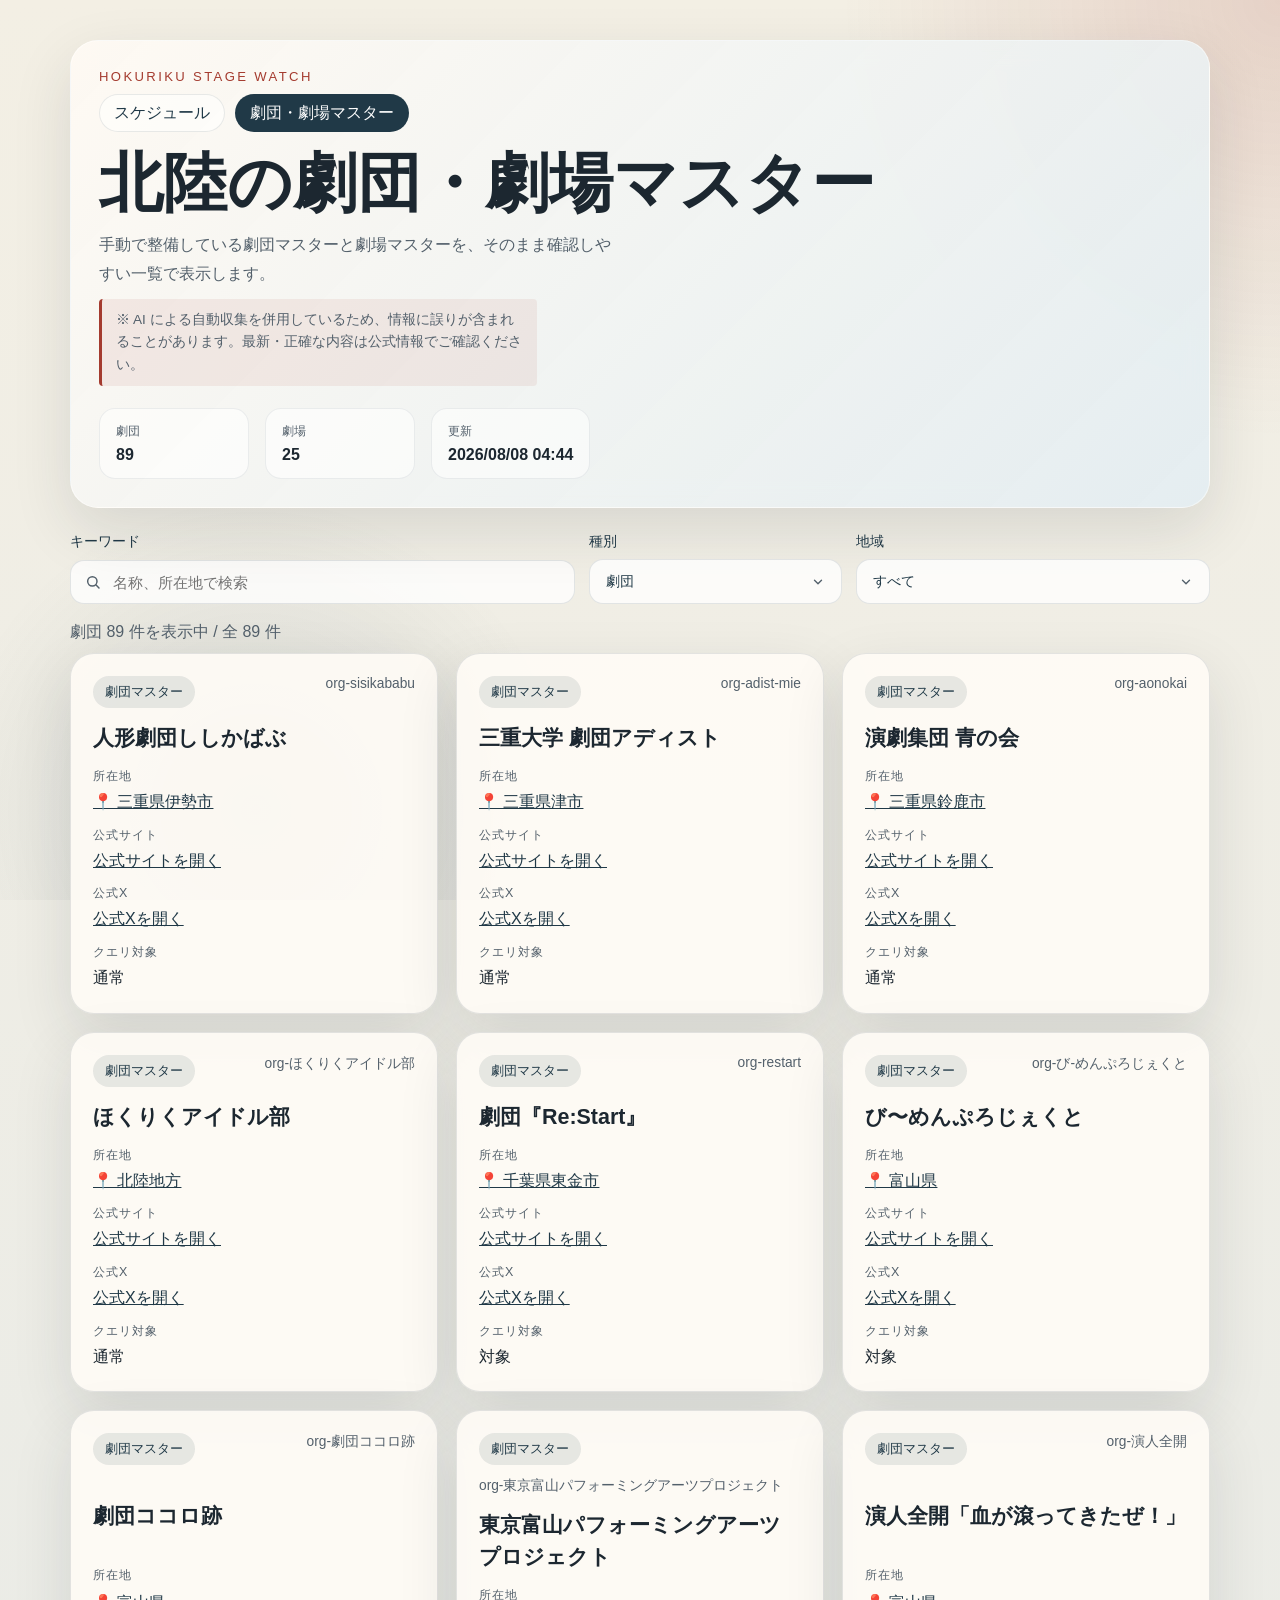
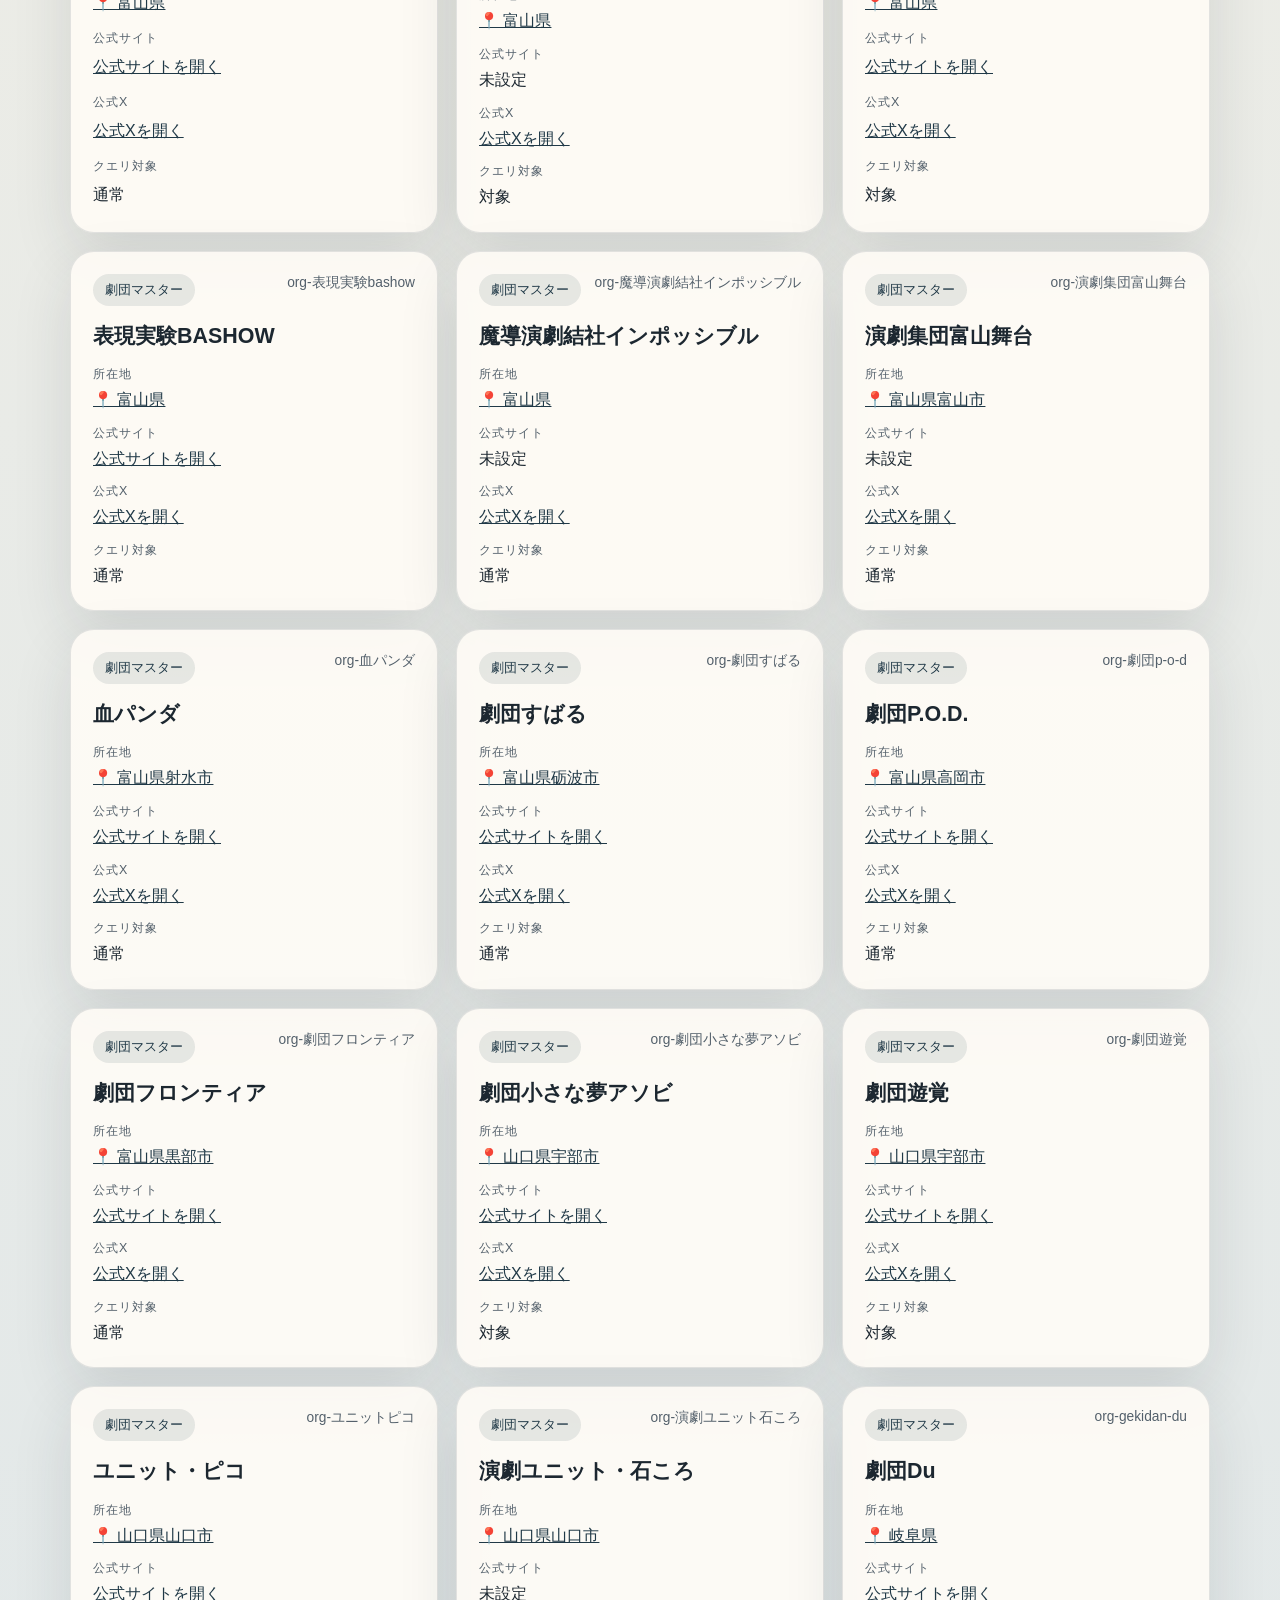
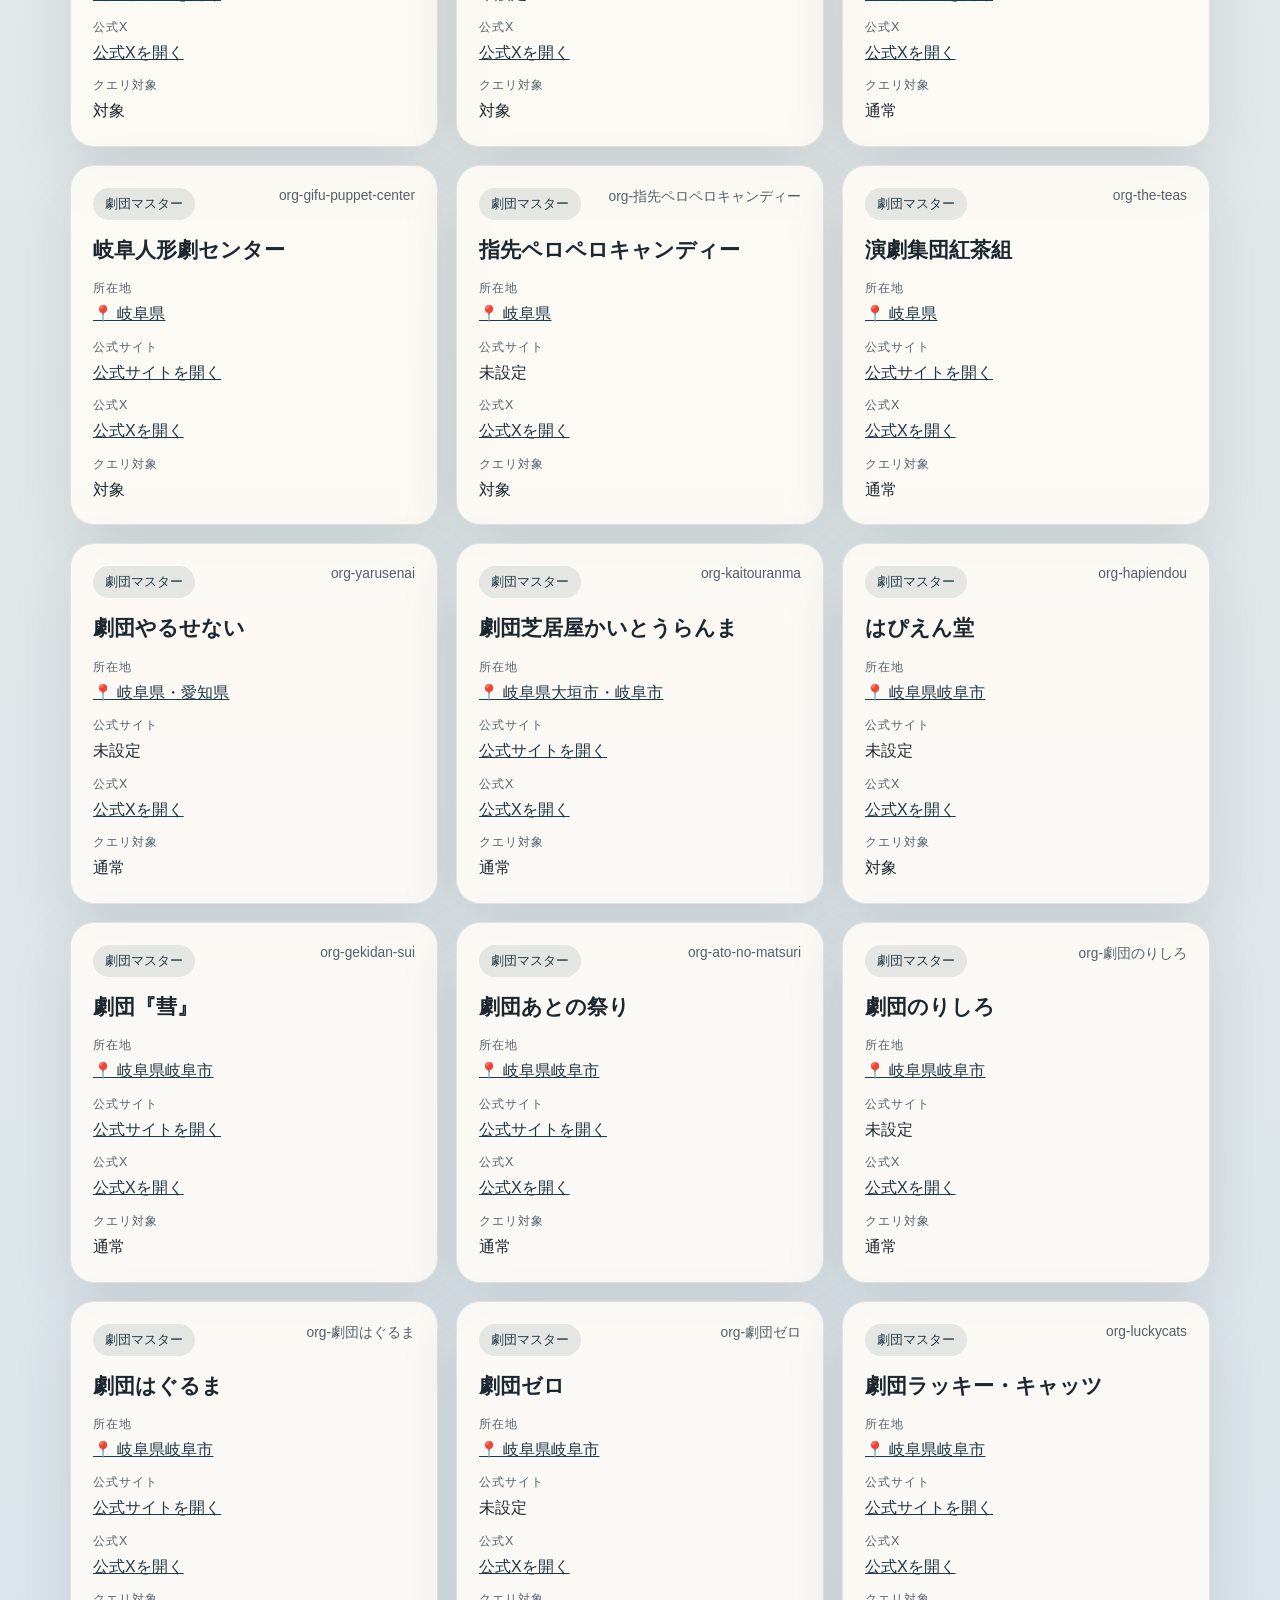
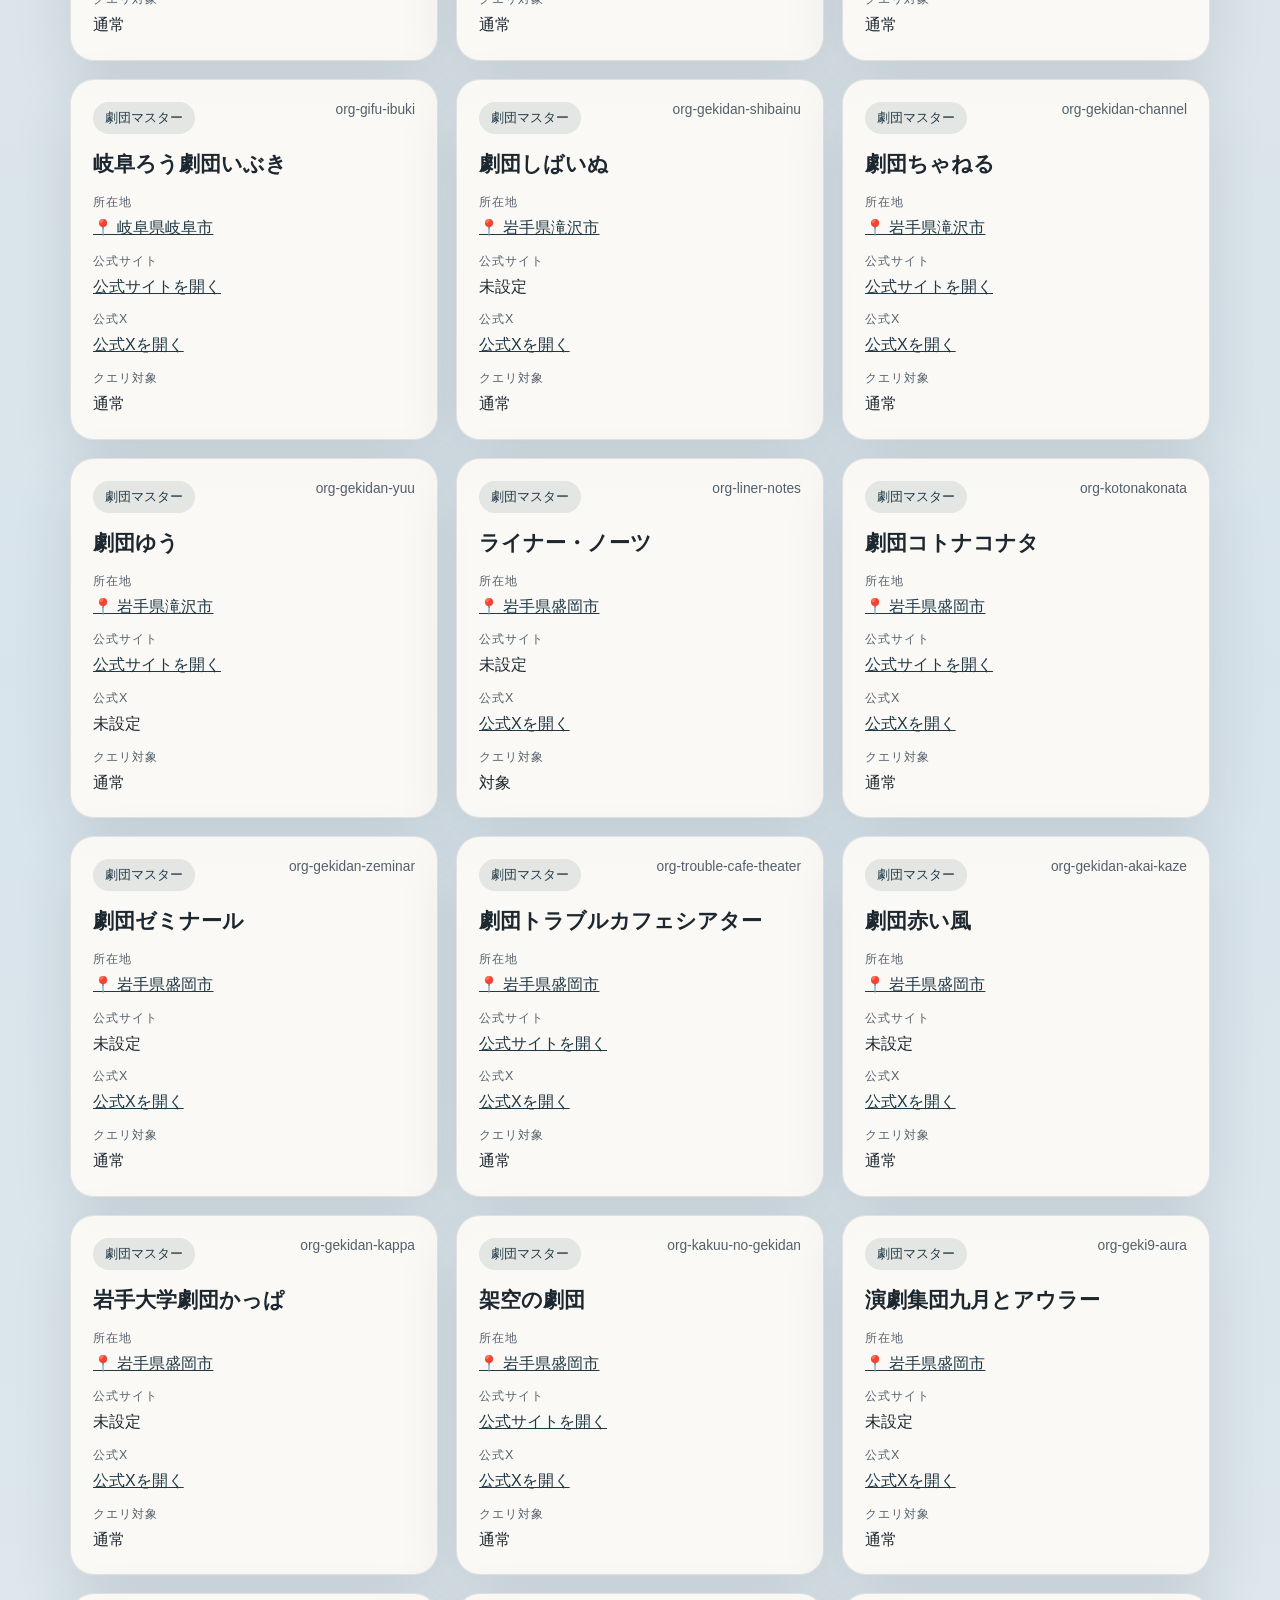
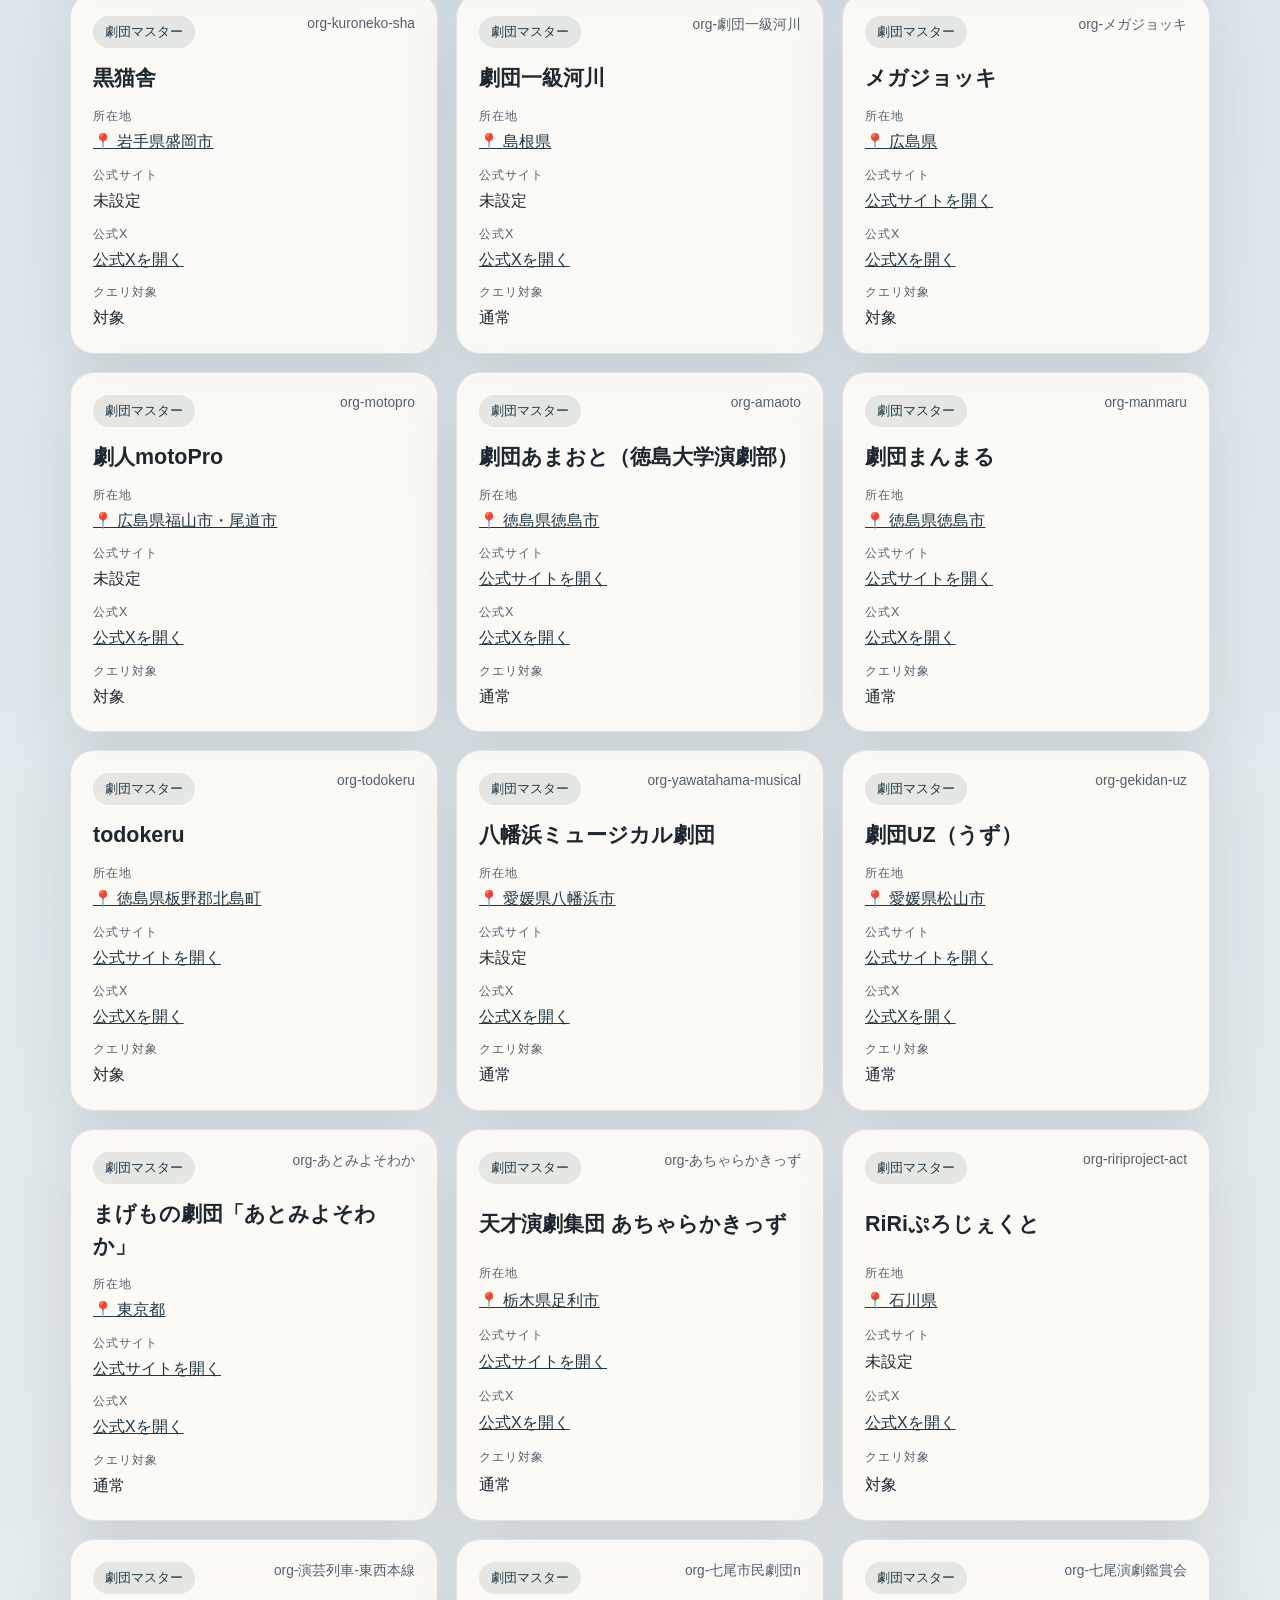
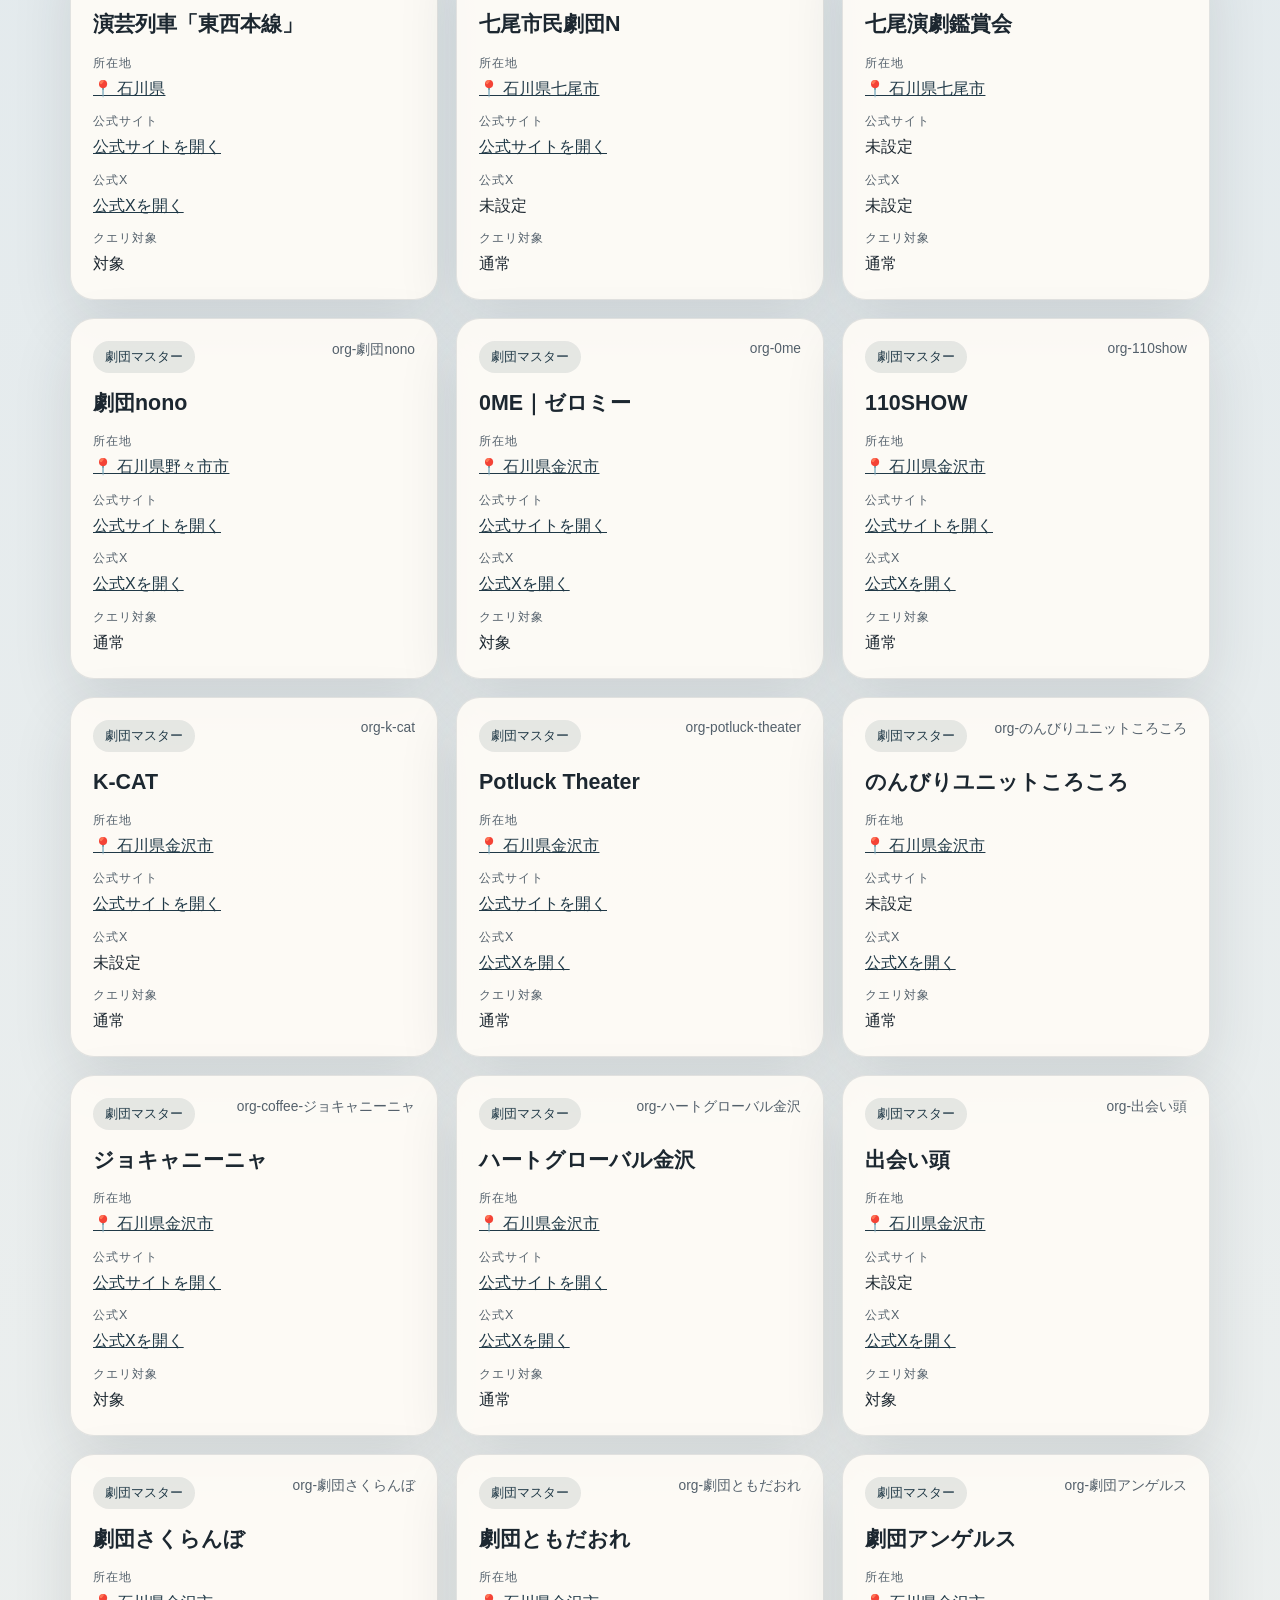
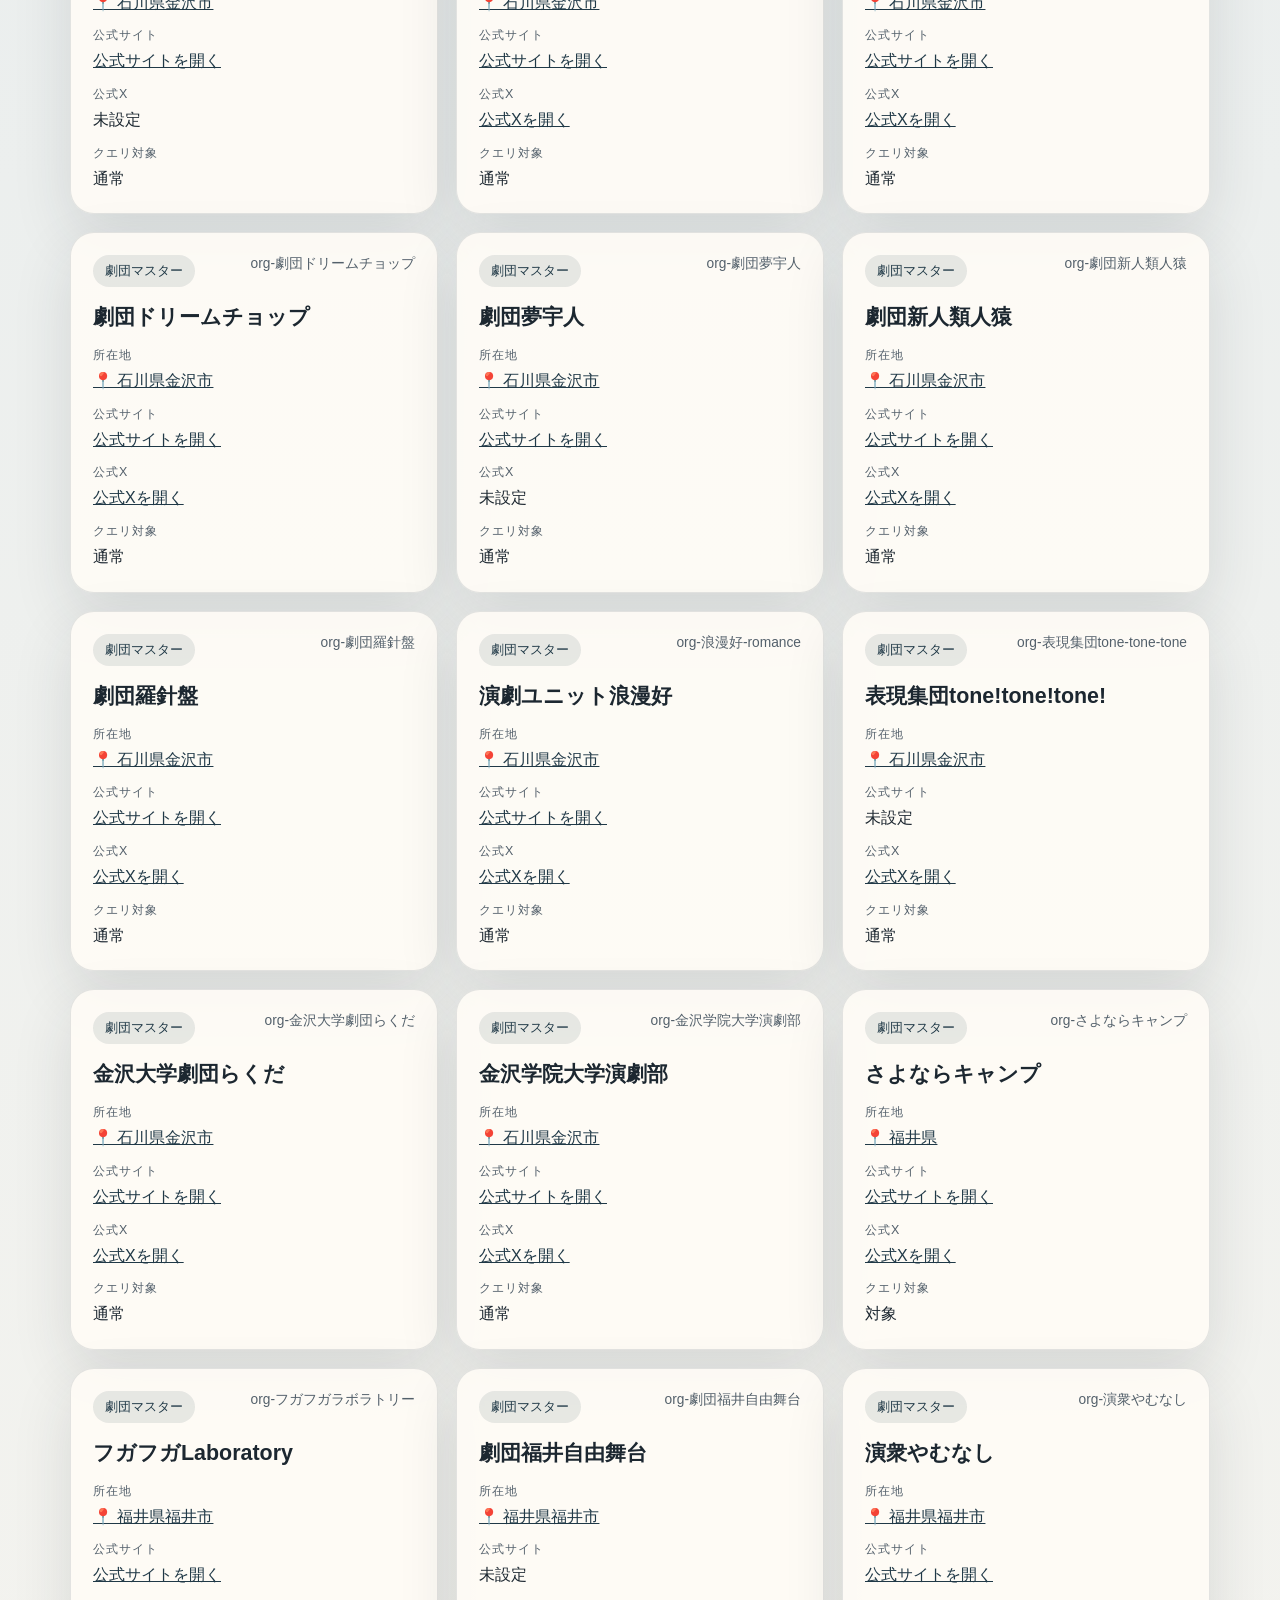
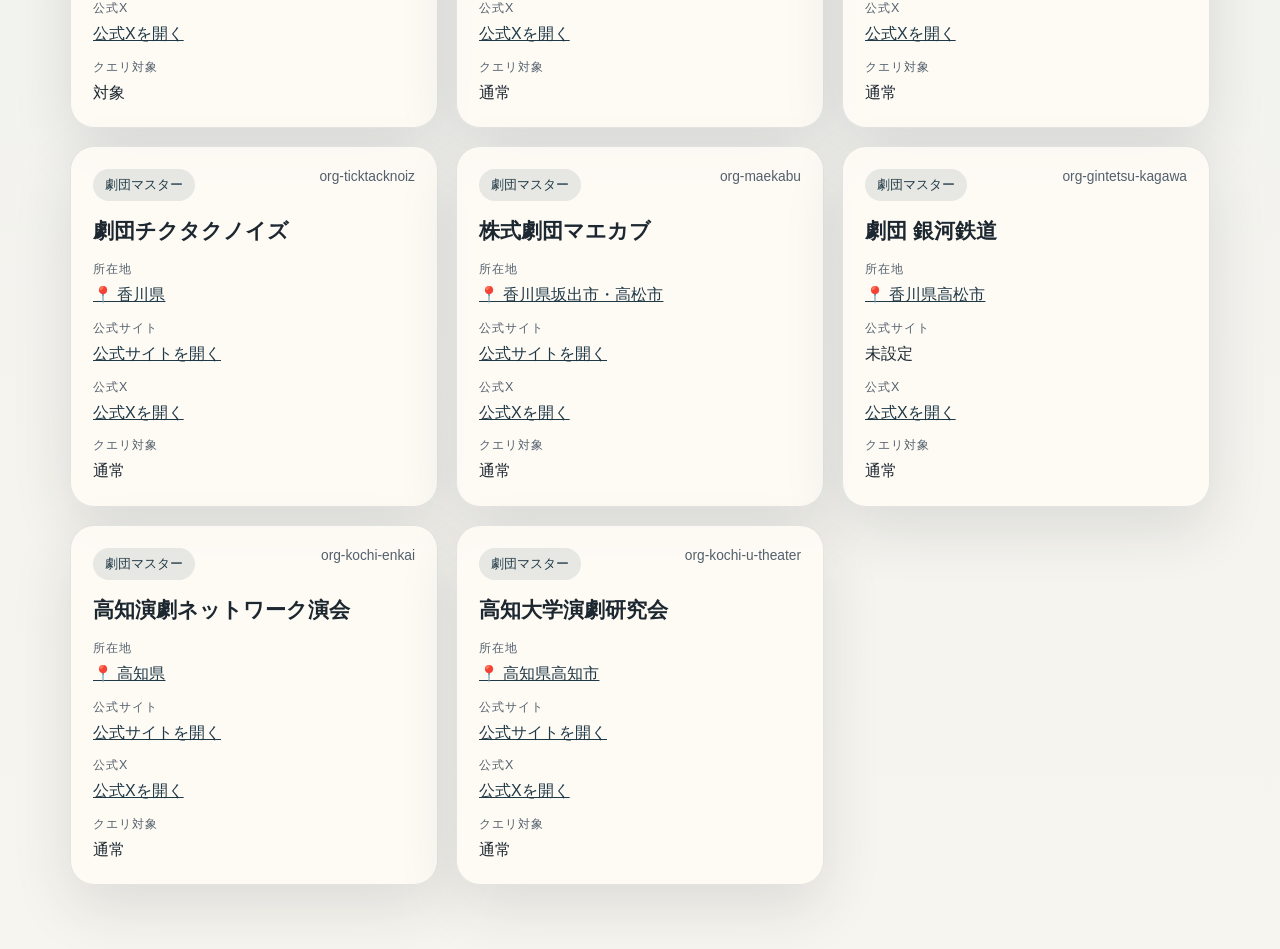
<file: web/masters.html>
<!doctype html>
<html lang="ja">
  <head>
    <meta charset="utf-8" />
    <meta name="viewport" content="width=device-width, initial-scale=1" />
    <title>北陸の劇団・劇場マスター</title>
    <link rel="stylesheet" href="./styles.css" />
  </head>
  <body>
    <div class="page-shell">
      <header class="hero">
        <p class="hero-kicker">Hokuriku Stage Watch</p>
        <nav class="page-nav" aria-label="ページ">
          <a class="page-nav-link" href="./index.html">スケジュール</a>
          <a class="page-nav-link is-current" href="./masters.html">劇団・劇場マスター</a>
        </nav>
        <h1>北陸の劇団・劇場マスター</h1>
        <p class="hero-copy">
          手動で整備している劇団マスターと劇場マスターを、そのまま確認しやすい一覧で表示します。
        </p>
        <p class="hero-disclaimer">
          ※ AI による自動収集を併用しているため、情報に誤りが含まれることがあります。最新・正確な内容は公式情報でご確認ください。
        </p>
        <div class="hero-meta hero-meta-triple">
          <div>
            <span class="meta-label">劇団</span>
            <strong id="organizationCount">-</strong>
          </div>
          <div>
            <span class="meta-label">劇場</span>
            <strong id="venueCount">-</strong>
          </div>
          <div>
            <span class="meta-label">更新</span>
            <strong id="generatedAt">-</strong>
          </div>
        </div>
      </header>

      <section class="controls master-controls" aria-label="絞り込み">
        <label class="control search-control">
          <span>キーワード</span>
          <input id="searchInput" type="search" placeholder="名称、所在地で検索" />
        </label>
        <label class="control">
          <span>種別</span>
          <select id="typeFilter">
            <option value="organizations">劇団</option>
            <option value="venues">劇場</option>
          </select>
        </label>
        <label class="control">
          <span>地域</span>
          <select id="locationFilter">
            <option value="">すべて</option>
          </select>
        </label>
      </section>

      <section class="status-bar">
        <p id="resultSummary">読み込み中です。</p>
      </section>

      <main>
        <div id="masterGrid" class="schedule-grid master-grid" aria-live="polite"></div>
      </main>
    </div>

    <template id="masterCardTemplate">
      <article class="event-card master-card">
        <div class="event-card-header">
          <span class="event-chip master-chip"></span>
          <p class="event-date master-id"></p>
        </div>
        <h2 class="event-title master-title"></h2>
        <dl class="event-details master-details">
          <div>
            <dt>所在地</dt>
            <dd class="location-name"></dd>
          </div>
          <div class="website-row">
            <dt>公式サイト</dt>
            <dd class="website-value"></dd>
          </div>
          <div class="x-row">
            <dt>公式X</dt>
            <dd class="x-value"></dd>
          </div>
          <div class="query-row">
            <dt>クエリ対象</dt>
            <dd class="query-value"></dd>
          </div>
        </dl>
      </article>
    </template>

    <script src="./masters.js"></script>
  </body>
</html>
</file>
<file: web/styles.css>
:root {
  --page-bg: linear-gradient(180deg, #f3efe4 0%, #d8e4ec 45%, #f7f5ef 100%);
  --card-bg: rgba(255, 252, 246, 0.88);
  --card-border: rgba(34, 57, 74, 0.12);
  --text-main: #1c2730;
  --text-sub: #53606b;
  --accent: #a43b2f;
  --accent-soft: #f1d4bf;
  --deep: #203947;
  --shadow: 0 22px 60px rgba(29, 43, 52, 0.12);
}

* {
  box-sizing: border-box;
}

body {
  margin: 0;
  min-height: 100vh;
  font-family: "BIZ UDPGothic", "Yu Gothic UI", sans-serif;
  color: var(--text-main);
  background: var(--page-bg);
}

body::before {
  content: "";
  position: fixed;
  inset: 0;
  background:
    radial-gradient(circle at top right, rgba(164, 59, 47, 0.16), transparent 28%),
    radial-gradient(circle at left 20% bottom 10%, rgba(32, 57, 71, 0.12), transparent 24%);
  pointer-events: none;
}

.page-shell {
  position: relative;
  max-width: 1180px;
  margin: 0 auto;
  padding: 40px 20px 64px;
}

.hero {
  padding: 28px;
  border: 1px solid rgba(255, 255, 255, 0.45);
  border-radius: 28px;
  background: linear-gradient(135deg, rgba(255, 250, 244, 0.92), rgba(226, 237, 242, 0.88));
  box-shadow: var(--shadow);
  backdrop-filter: blur(12px);
}

.hero-kicker {
  margin: 0 0 10px;
  font-size: 0.82rem;
  letter-spacing: 0.18em;
  text-transform: uppercase;
  color: var(--accent);
}

.page-nav {
  display: flex;
  gap: 10px;
  flex-wrap: wrap;
  margin: 0 0 18px;
}

.page-nav-link {
  display: inline-flex;
  align-items: center;
  min-height: 38px;
  padding: 0 14px;
  border-radius: 999px;
  text-decoration: none;
  color: var(--deep);
  background: rgba(255, 255, 255, 0.52);
  border: 1px solid rgba(34, 57, 74, 0.1);
}

.page-nav-link.is-current {
  background: var(--deep);
  color: #fff;
}

.hero h1 {
  margin: 0;
  font-family: "Yu Mincho", "Hiragino Mincho ProN", serif;
  font-size: clamp(2.1rem, 5vw, 4rem);
  line-height: 1.05;
}

.hero-copy {
  max-width: 58ch;
  margin: 14px 0 0;
  color: var(--text-sub);
  line-height: 1.8;
}

.hero-disclaimer {
  max-width: 58ch;
  margin: 10px 0 0;
  padding: 10px 14px;
  border-left: 3px solid var(--accent);
  border-radius: 4px;
  background: rgba(164, 59, 47, 0.08);
  color: var(--text-sub);
  font-size: 0.85rem;
  line-height: 1.65;
}

.hero-meta {
  display: flex;
  gap: 16px;
  flex-wrap: wrap;
  margin-top: 22px;
}

.hero-meta div {
  min-width: 180px;
  padding: 14px 16px;
  border-radius: 16px;
  background: rgba(255, 255, 255, 0.56);
  border: 1px solid rgba(34, 57, 74, 0.08);
}

.meta-label {
  display: block;
  margin-bottom: 6px;
  font-size: 0.78rem;
  color: var(--text-sub);
}

.controls {
  display: grid;
  grid-template-columns: 2fr 1fr 1fr;
  gap: 14px;
  margin-top: 24px;
}

.master-controls {
  grid-template-columns: 2fr 1fr 1.4fr;
}

.control {
  display: grid;
  gap: 8px;
}

.control span {
  font-size: 0.88rem;
  color: var(--deep);
}

.control input,
.control select {
  width: 100%;
  padding: 12px 16px;
  border: 1px solid var(--card-border);
  border-radius: 14px;
  font: inherit;
  font-size: 0.95rem;
  color: var(--text-main);
  background: rgba(255, 255, 255, 0.78);
  transition: border-color 160ms ease, box-shadow 160ms ease, background-color 160ms ease;
}

.control input:hover,
.control select:hover {
  border-color: rgba(34, 57, 74, 0.28);
}

.control input:focus,
.control select:focus {
  outline: none;
  border-color: var(--accent);
  background: #fff;
  box-shadow: 0 0 0 4px rgba(164, 59, 47, 0.16);
}

.control select {
  appearance: none;
  -webkit-appearance: none;
  -moz-appearance: none;
  padding-right: 40px;
  cursor: pointer;
  background-image: url("data:image/svg+xml;utf8,<svg xmlns='http://www.w3.org/2000/svg' width='14' height='14' viewBox='0 0 24 24' fill='none' stroke='%2353606b' stroke-width='2.4' stroke-linecap='round' stroke-linejoin='round'><polyline points='6 9 12 15 18 9'/></svg>");
  background-repeat: no-repeat;
  background-position: right 14px center;
  background-size: 14px 14px;
}

.control select::-ms-expand {
  display: none;
}

.control select.is-enhanced {
  position: absolute;
  width: 1px;
  height: 1px;
  padding: 0;
  margin: -1px;
  overflow: hidden;
  clip: rect(0, 0, 0, 0);
  white-space: nowrap;
  border: 0;
  opacity: 0;
  pointer-events: none;
}

.custom-select {
  position: relative;
  width: 100%;
}

.custom-select-button {
  width: 100%;
  display: flex;
  align-items: center;
  justify-content: space-between;
  gap: 10px;
  padding: 12px 16px;
  border: 1px solid var(--card-border);
  border-radius: 14px;
  background: rgba(255, 255, 255, 0.78);
  font: inherit;
  font-size: 0.95rem;
  color: var(--text-main);
  cursor: pointer;
  text-align: left;
  transition: border-color 160ms ease, box-shadow 160ms ease, background-color 160ms ease;
}

.custom-select-button:hover {
  border-color: rgba(34, 57, 74, 0.28);
}

.custom-select.is-open .custom-select-button,
.custom-select-button:focus-visible {
  outline: none;
  border-color: var(--accent);
  background: #fff;
  box-shadow: 0 0 0 4px rgba(164, 59, 47, 0.16);
}

.custom-select-label {
  flex: 1;
  white-space: nowrap;
  overflow: hidden;
  text-overflow: ellipsis;
}

.custom-select-chevron {
  width: 14px;
  height: 14px;
  flex-shrink: 0;
  background-image: url("data:image/svg+xml;utf8,<svg xmlns='http://www.w3.org/2000/svg' width='14' height='14' viewBox='0 0 24 24' fill='none' stroke='%2353606b' stroke-width='2.4' stroke-linecap='round' stroke-linejoin='round'><polyline points='6 9 12 15 18 9'/></svg>");
  background-repeat: no-repeat;
  background-position: center;
  background-size: contain;
  transition: transform 180ms ease;
}

.custom-select.is-open .custom-select-chevron {
  transform: rotate(180deg);
}

.custom-select-panel {
  position: absolute;
  top: calc(100% + 6px);
  left: 0;
  right: 0;
  z-index: 30;
  max-height: 280px;
  overflow-y: auto;
  padding: 6px;
  border-radius: 14px;
  border: 1px solid var(--card-border);
  background: rgba(255, 252, 246, 0.96);
  box-shadow: 0 24px 60px rgba(29, 43, 52, 0.18);
  backdrop-filter: blur(16px);
  display: flex;
  flex-direction: column;
  gap: 2px;
  animation: dropdown-rise 160ms ease;
}

.custom-select-panel[hidden] {
  display: none;
}

.custom-select-option {
  appearance: none;
  border: 0;
  background: transparent;
  text-align: left;
  font: inherit;
  font-size: 0.94rem;
  color: var(--text-main);
  padding: 10px 12px;
  border-radius: 10px;
  cursor: pointer;
  transition: background-color 120ms ease;
}

.custom-select-option:hover,
.custom-select-option:focus-visible {
  background: rgba(32, 57, 71, 0.08);
  outline: none;
}

.custom-select-option.is-selected {
  background: rgba(164, 59, 47, 0.14);
  color: var(--accent);
  font-weight: 600;
}

@keyframes dropdown-rise {
  from { opacity: 0; transform: translateY(-4px); }
  to   { opacity: 1; transform: translateY(0); }
}

.search-control input[type="search"] {
  padding-left: 42px;
  background-image: url("data:image/svg+xml;utf8,<svg xmlns='http://www.w3.org/2000/svg' width='16' height='16' viewBox='0 0 24 24' fill='none' stroke='%2353606b' stroke-width='2.2' stroke-linecap='round' stroke-linejoin='round'><circle cx='11' cy='11' r='7'/><line x1='21' y1='21' x2='16.65' y2='16.65'/></svg>");
  background-repeat: no-repeat;
  background-position: 14px center;
  background-size: 16px 16px;
}

.search-control input[type="search"]::-webkit-search-cancel-button {
  appearance: none;
  height: 14px;
  width: 14px;
  background-image: url("data:image/svg+xml;utf8,<svg xmlns='http://www.w3.org/2000/svg' viewBox='0 0 24 24' fill='none' stroke='%2353606b' stroke-width='2.4' stroke-linecap='round'><line x1='6' y1='6' x2='18' y2='18'/><line x1='6' y1='18' x2='18' y2='6'/></svg>");
  background-repeat: no-repeat;
  cursor: pointer;
}

.status-bar {
  margin: 18px 0 10px;
  color: var(--text-sub);
}

.schedule-grid {
  display: grid;
  grid-template-columns: repeat(auto-fit, minmax(280px, 1fr));
  gap: 18px;
}

.event-card {
  display: grid;
  gap: 18px;
  padding: 22px;
  border-radius: 24px;
  border: 1px solid var(--card-border);
  background: var(--card-bg);
  box-shadow: var(--shadow);
  opacity: 0;
  transform: translateY(12px);
  animation: rise 420ms ease forwards;
}

.event-card-header {
  display: flex;
  justify-content: space-between;
  gap: 12px;
  align-items: start;
}

.event-chip {
  display: inline-flex;
  align-items: center;
  padding: 7px 12px;
  border-radius: 999px;
  background: var(--accent-soft);
  color: var(--accent);
  font-size: 0.82rem;
}

.event-date {
  margin: 0;
  font-size: 0.86rem;
  color: var(--text-sub);
}

.event-title {
  margin: 0;
  font-size: 1.34rem;
  line-height: 1.5;
}

.event-details {
  display: grid;
  gap: 12px;
  margin: 0;
}

.event-details div {
  display: grid;
  gap: 4px;
}

.event-details dt {
  font-size: 0.78rem;
  letter-spacing: 0.08em;
  text-transform: uppercase;
  color: var(--text-sub);
}

.event-details dd {
  margin: 0;
  line-height: 1.6;
}

.event-links {
  display: flex;
  gap: 10px;
  flex-wrap: wrap;
}

.event-links a {
  display: inline-flex;
  align-items: center;
  justify-content: center;
  min-height: 42px;
  padding: 0 16px;
  border-radius: 999px;
  text-decoration: none;
  transition: transform 180ms ease, background-color 180ms ease;
}

.event-links a:hover {
  transform: translateY(-1px);
}

.master-grid {
  grid-template-columns: repeat(auto-fit, minmax(320px, 1fr));
}

.master-card {
  gap: 14px;
}

.master-chip {
  background: rgba(32, 57, 71, 0.1);
  color: var(--deep);
}

.master-id {
  word-break: break-all;
}

.master-details a {
  color: var(--deep);
}

.hero-meta-triple div {
  min-width: 150px;
}

.primary-link {
  background: var(--deep);
  color: #fff;
}

.organization-link {
  background: rgba(164, 59, 47, 0.12);
  color: var(--accent);
  border: 1px solid rgba(164, 59, 47, 0.24);
}

.secondary-link {
  background: rgba(32, 57, 71, 0.08);
  color: var(--deep);
}

.empty-state {
  padding: 28px;
  border-radius: 24px;
  background: rgba(255, 255, 255, 0.7);
  border: 1px solid var(--card-border);
}

@keyframes rise {
  to {
    opacity: 1;
    transform: translateY(0);
  }
}

@media (max-width: 760px) {
  .page-shell {
    padding: 20px 14px 40px;
  }

  .hero {
    padding: 22px;
  }

  .controls {
    grid-template-columns: 1fr;
  }

  .schedule-grid {
    grid-template-columns: 1fr;
  }
}

/* status-bar: clear filters button */
.status-bar {
  display: flex;
  align-items: center;
  gap: 12px;
  flex-wrap: wrap;
}

.status-bar p {
  margin: 0;
}

.clear-filters-button {
  appearance: none;
  border: 1px solid rgba(164, 59, 47, 0.3);
  background: rgba(164, 59, 47, 0.08);
  color: var(--accent);
  padding: 6px 14px;
  border-radius: 999px;
  font: inherit;
  font-size: 0.85rem;
  cursor: pointer;
  transition: background-color 160ms ease, transform 160ms ease;
}

.clear-filters-button:hover {
  background: rgba(164, 59, 47, 0.16);
  transform: translateY(-1px);
}

/* countdown chip */
.event-card-header {
  flex-wrap: wrap;
}

.event-countdown {
  display: inline-flex;
  align-items: center;
  padding: 6px 11px;
  border-radius: 999px;
  font-size: 0.78rem;
  font-weight: 600;
  background: rgba(32, 57, 71, 0.1);
  color: var(--deep);
}

.event-countdown.is-live {
  background: rgba(164, 59, 47, 0.18);
  color: var(--accent);
}

.event-countdown.is-soon {
  background: rgba(214, 132, 49, 0.22);
  color: #8a4a0c;
}

.event-countdown.is-near {
  background: rgba(58, 110, 165, 0.18);
  color: #1f4877;
}

.event-countdown.is-ended {
  background: rgba(120, 120, 120, 0.18);
  color: #4f5860;
}

/* deep-link highlight */
.event-card.is-highlighted {
  outline: 2px solid var(--accent);
  outline-offset: 4px;
  box-shadow: 0 26px 70px rgba(164, 59, 47, 0.22);
}

/* dark mode */
@media (prefers-color-scheme: dark) {
  :root {
    --page-bg: linear-gradient(180deg, #1a1d24 0%, #20303c 45%, #15181d 100%);
    --card-bg: rgba(33, 40, 50, 0.86);
    --card-border: rgba(255, 255, 255, 0.08);
    --text-main: #e8ecf1;
    --text-sub: #a5afba;
    --accent: #ef8b7c;
    --accent-soft: rgba(239, 139, 124, 0.22);
    --deep: #cdd9e3;
    --shadow: 0 24px 60px rgba(0, 0, 0, 0.45);
  }

  .hero {
    background: linear-gradient(135deg, rgba(40, 50, 62, 0.92), rgba(30, 44, 55, 0.88));
    border-color: rgba(255, 255, 255, 0.08);
  }

  .hero-meta div,
  .page-nav-link,
  .control input,
  .control select {
    background: rgba(255, 255, 255, 0.06);
    color: var(--text-main);
  }

  .control input:focus,
  .control select:focus {
    background: rgba(255, 255, 255, 0.12);
    box-shadow: 0 0 0 4px rgba(239, 139, 124, 0.24);
  }

  .control select {
    background-image: url("data:image/svg+xml;utf8,<svg xmlns='http://www.w3.org/2000/svg' width='14' height='14' viewBox='0 0 24 24' fill='none' stroke='%23a5afba' stroke-width='2.4' stroke-linecap='round' stroke-linejoin='round'><polyline points='6 9 12 15 18 9'/></svg>");
  }

  .search-control input[type="search"] {
    background-image: url("data:image/svg+xml;utf8,<svg xmlns='http://www.w3.org/2000/svg' width='16' height='16' viewBox='0 0 24 24' fill='none' stroke='%23a5afba' stroke-width='2.2' stroke-linecap='round' stroke-linejoin='round'><circle cx='11' cy='11' r='7'/><line x1='21' y1='21' x2='16.65' y2='16.65'/></svg>");
  }

  .custom-select-button {
    background: rgba(255, 255, 255, 0.06);
    color: var(--text-main);
  }

  .custom-select.is-open .custom-select-button,
  .custom-select-button:focus-visible {
    background: rgba(255, 255, 255, 0.12);
    box-shadow: 0 0 0 4px rgba(239, 139, 124, 0.24);
  }

  .custom-select-chevron {
    background-image: url("data:image/svg+xml;utf8,<svg xmlns='http://www.w3.org/2000/svg' width='14' height='14' viewBox='0 0 24 24' fill='none' stroke='%23a5afba' stroke-width='2.4' stroke-linecap='round' stroke-linejoin='round'><polyline points='6 9 12 15 18 9'/></svg>");
  }

  .custom-select-panel {
    background: rgba(30, 36, 44, 0.96);
    border-color: rgba(255, 255, 255, 0.08);
    box-shadow: 0 24px 60px rgba(0, 0, 0, 0.55);
  }

  .custom-select-option:hover,
  .custom-select-option:focus-visible {
    background: rgba(255, 255, 255, 0.08);
  }

  .custom-select-option.is-selected {
    background: rgba(239, 139, 124, 0.18);
    color: var(--accent);
  }

  .page-nav-link.is-current {
    background: var(--accent);
    color: #1a1d24;
  }

  .primary-link {
    background: var(--accent);
    color: #1a1d24;
  }

  .organization-link {
    background: rgba(239, 139, 124, 0.18);
    color: var(--accent);
    border-color: rgba(239, 139, 124, 0.32);
  }

  .secondary-link {
    background: rgba(255, 255, 255, 0.08);
    color: var(--text-main);
  }

  .empty-state {
    background: rgba(255, 255, 255, 0.04);
  }

  .clear-filters-button {
    background: rgba(239, 139, 124, 0.12);
    border-color: rgba(239, 139, 124, 0.4);
    color: var(--accent);
  }

  .event-countdown {
    background: rgba(255, 255, 255, 0.08);
    color: var(--text-main);
  }

  .event-countdown.is-live {
    background: rgba(239, 139, 124, 0.24);
    color: var(--accent);
  }

  .event-countdown.is-soon {
    background: rgba(255, 178, 102, 0.22);
    color: #f0b770;
  }

  .event-countdown.is-near {
    background: rgba(120, 170, 230, 0.2);
    color: #9cc1ec;
  }

  .event-countdown.is-ended {
    background: rgba(255, 255, 255, 0.08);
    color: var(--text-sub);
  }
}

/* === FullCalendar container === */
.calendar-root {
  margin-top: 8px;
  padding: 18px;
  border-radius: 24px;
  border: 1px solid var(--card-border);
  background: var(--card-bg);
  box-shadow: var(--shadow);
  touch-action: pan-y;
  overscroll-behavior-x: contain;
  --fc-border-color: rgba(34, 57, 74, 0.08);
  --fc-page-bg-color: transparent;
  --fc-neutral-bg-color: rgba(255, 255, 255, 0.4);
  --fc-today-bg-color: rgba(164, 59, 47, 0.08);
  --fc-button-bg-color: var(--deep);
  --fc-button-border-color: var(--deep);
  --fc-button-hover-bg-color: var(--accent);
  --fc-button-hover-border-color: var(--accent);
  --fc-button-active-bg-color: var(--accent);
  --fc-button-active-border-color: var(--accent);
  --fc-list-event-hover-bg-color: rgba(164, 59, 47, 0.08);
}

.calendar-root .fc {
  font-family: inherit;
  color: var(--text-main);
}

.calendar-root .fc .fc-toolbar.fc-header-toolbar {
  flex-wrap: wrap;
  gap: 12px;
  margin-bottom: 14px;
}

.calendar-root .fc .fc-toolbar-title {
  font-family: "Yu Mincho", "Hiragino Mincho ProN", serif;
  font-size: 1.4rem;
  color: var(--deep);
}

.calendar-root .fc .fc-button {
  border-radius: 999px;
  padding: 6px 14px;
  font-size: 0.85rem;
  text-transform: none;
  box-shadow: none;
}

.calendar-root .fc .fc-button:focus {
  box-shadow: 0 0 0 4px rgba(164, 59, 47, 0.18);
}

.calendar-root .fc .fc-button-group > .fc-button {
  border-radius: 0;
}

.calendar-root .fc .fc-button-group > .fc-button:first-child {
  border-top-left-radius: 999px;
  border-bottom-left-radius: 999px;
}

.calendar-root .fc .fc-button-group > .fc-button:last-child {
  border-top-right-radius: 999px;
  border-bottom-right-radius: 999px;
}

.calendar-root .fc-daygrid-day-number,
.calendar-root .fc-col-header-cell-cushion {
  color: var(--text-sub);
  text-decoration: none;
}

.calendar-root .fc-day-today .fc-daygrid-day-number {
  color: var(--accent);
  font-weight: 700;
}

.calendar-root .event-pill {
  border: none;
  border-radius: 8px;
  padding: 2px 6px;
  font-size: 0.8rem;
  cursor: pointer;
  background: var(--deep);
  color: #fff;
}

.calendar-root .event-pill .fc-event-title {
  white-space: nowrap;
  overflow: hidden;
  text-overflow: ellipsis;
}

.calendar-root .event-pill--live {
  background: var(--accent);
  color: #fff;
}

.calendar-root .event-pill--soon {
  background: #d68431;
  color: #fff;
}

.calendar-root .event-pill--near {
  background: #3a6ea5;
  color: #fff;
}

.calendar-root .event-pill--ended {
  background: rgba(120, 120, 120, 0.6);
  color: #fff;
}

.calendar-root .fc-list-event.event-pill {
  background: transparent;
  color: inherit;
  padding: 0;
}

.calendar-root .fc-list-event-dot {
  border-color: var(--deep);
}

.calendar-root .event-pill--live .fc-list-event-dot {
  border-color: var(--accent);
}

.calendar-root .event-pill--soon .fc-list-event-dot {
  border-color: #d68431;
}

.calendar-root .event-pill--near .fc-list-event-dot {
  border-color: #3a6ea5;
}

.calendar-root .event-pill--ended .fc-list-event-dot {
  border-color: rgba(120, 120, 120, 0.7);
}

.calendar-root .fc-list-day-cushion {
  background: rgba(32, 57, 71, 0.06);
}

.calendar-root .fc-list-empty {
  color: var(--text-sub);
}

/* All events are all-day; hide the empty time column. */
.calendar-root .fc-list-event-time,
.calendar-root .fc-list-table > colgroup > col:first-child,
.calendar-root .fc-list-table thead .fc-list-table th:first-child {
  display: none;
}

/* === Event detail dialog === */
.event-dialog {
  width: min(560px, calc(100vw - 32px));
  max-height: calc(100vh - 48px);
  padding: 0;
  border: 1px solid var(--card-border);
  border-radius: 24px;
  background: var(--card-bg);
  color: var(--text-main);
  box-shadow: var(--shadow);
}

.event-dialog::backdrop {
  background: rgba(15, 22, 30, 0.45);
  backdrop-filter: blur(2px);
}

.event-dialog-inner {
  position: relative;
  padding: 24px 24px 22px;
  margin: 0;
}

.event-dialog-close {
  position: absolute;
  top: 12px;
  right: 12px;
  width: 36px;
  height: 36px;
  border: none;
  border-radius: 999px;
  background: rgba(32, 57, 71, 0.1);
  color: var(--deep);
  font-size: 1.2rem;
  cursor: pointer;
}

.event-dialog-close:hover {
  background: rgba(32, 57, 71, 0.18);
}

.event-dialog-body {
  display: grid;
  gap: 16px;
}

.event-dialog-countdown {
  justify-self: start;
  display: inline-flex;
  align-items: center;
  padding: 6px 11px;
  border-radius: 999px;
  font-size: 0.78rem;
  font-weight: 600;
  background: rgba(32, 57, 71, 0.1);
  color: var(--deep);
}

.event-dialog-countdown.is-live { background: rgba(164, 59, 47, 0.18); color: var(--accent); }
.event-dialog-countdown.is-soon { background: rgba(214, 132, 49, 0.22); color: #8a4a0c; }
.event-dialog-countdown.is-near { background: rgba(58, 110, 165, 0.18); color: #1f4877; }
.event-dialog-countdown.is-ended { background: rgba(120, 120, 120, 0.18); color: #4f5860; }

.event-dialog-date {
  margin: 0;
  font-size: 0.9rem;
  color: var(--text-sub);
}

.event-dialog-title {
  margin: 0;
  font-size: 1.3rem;
  line-height: 1.5;
  padding-right: 36px;
}

.event-dialog-details {
  display: grid;
  gap: 12px;
  margin: 0;
}

.event-dialog-details > div {
  display: grid;
  gap: 4px;
}

.event-dialog-details dt {
  font-size: 0.78rem;
  letter-spacing: 0.08em;
  text-transform: uppercase;
  color: var(--text-sub);
}

.event-dialog-details dd {
  margin: 0;
  line-height: 1.6;
}

.event-dialog-links {
  display: flex;
  gap: 10px;
  flex-wrap: wrap;
}

.event-dialog-links a {
  display: inline-flex;
  align-items: center;
  justify-content: center;
  min-height: 42px;
  padding: 0 16px;
  border-radius: 999px;
  text-decoration: none;
  transition: transform 180ms ease, background-color 180ms ease;
}

.event-dialog-links a:hover {
  transform: translateY(-1px);
}

.event-dialog-links a[hidden] {
  display: none;
}

@media (max-width: 760px) {
  .calendar-root {
    padding: 12px;
    border-radius: 18px;
  }

  .calendar-root .fc .fc-toolbar-title {
    font-size: 1.15rem;
  }
}

@media (prefers-color-scheme: dark) {
  .calendar-root {
    --fc-border-color: rgba(255, 255, 255, 0.08);
    --fc-neutral-bg-color: rgba(255, 255, 255, 0.04);
    --fc-today-bg-color: rgba(239, 139, 124, 0.12);
    --fc-button-bg-color: rgba(255, 255, 255, 0.1);
    --fc-button-border-color: rgba(255, 255, 255, 0.12);
    --fc-button-hover-bg-color: var(--accent);
    --fc-button-hover-border-color: var(--accent);
    --fc-button-active-bg-color: var(--accent);
    --fc-button-active-border-color: var(--accent);
    --fc-list-event-hover-bg-color: rgba(239, 139, 124, 0.12);
  }

  .calendar-root .fc {
    color: var(--text-main);
  }

  .calendar-root .fc-day-today .fc-daygrid-day-number {
    color: var(--accent);
  }

  .calendar-root .event-pill {
    background: var(--accent);
    color: #1a1d24;
  }

  .calendar-root .event-pill--live { background: var(--accent); color: #1a1d24; }
  .calendar-root .event-pill--soon { background: #f0b770; color: #1a1d24; }
  .calendar-root .event-pill--near { background: #9cc1ec; color: #1a1d24; }
  .calendar-root .event-pill--ended { background: rgba(255, 255, 255, 0.18); color: var(--text-main); }

  .calendar-root .fc-list-day-cushion {
    background: rgba(255, 255, 255, 0.06);
  }

  .event-dialog-close {
    background: rgba(255, 255, 255, 0.1);
    color: var(--text-main);
  }
  .event-dialog-close:hover {
    background: rgba(255, 255, 255, 0.18);
  }
  .event-dialog-countdown {
    background: rgba(255, 255, 255, 0.08);
    color: var(--text-main);
  }
  .event-dialog-countdown.is-live { background: rgba(239, 139, 124, 0.24); color: var(--accent); }
  .event-dialog-countdown.is-soon { background: rgba(255, 178, 102, 0.22); color: #f0b770; }
  .event-dialog-countdown.is-near { background: rgba(120, 170, 230, 0.2); color: #9cc1ec; }
  .event-dialog-countdown.is-ended { background: rgba(255, 255, 255, 0.08); color: var(--text-sub); }
}
</file>
